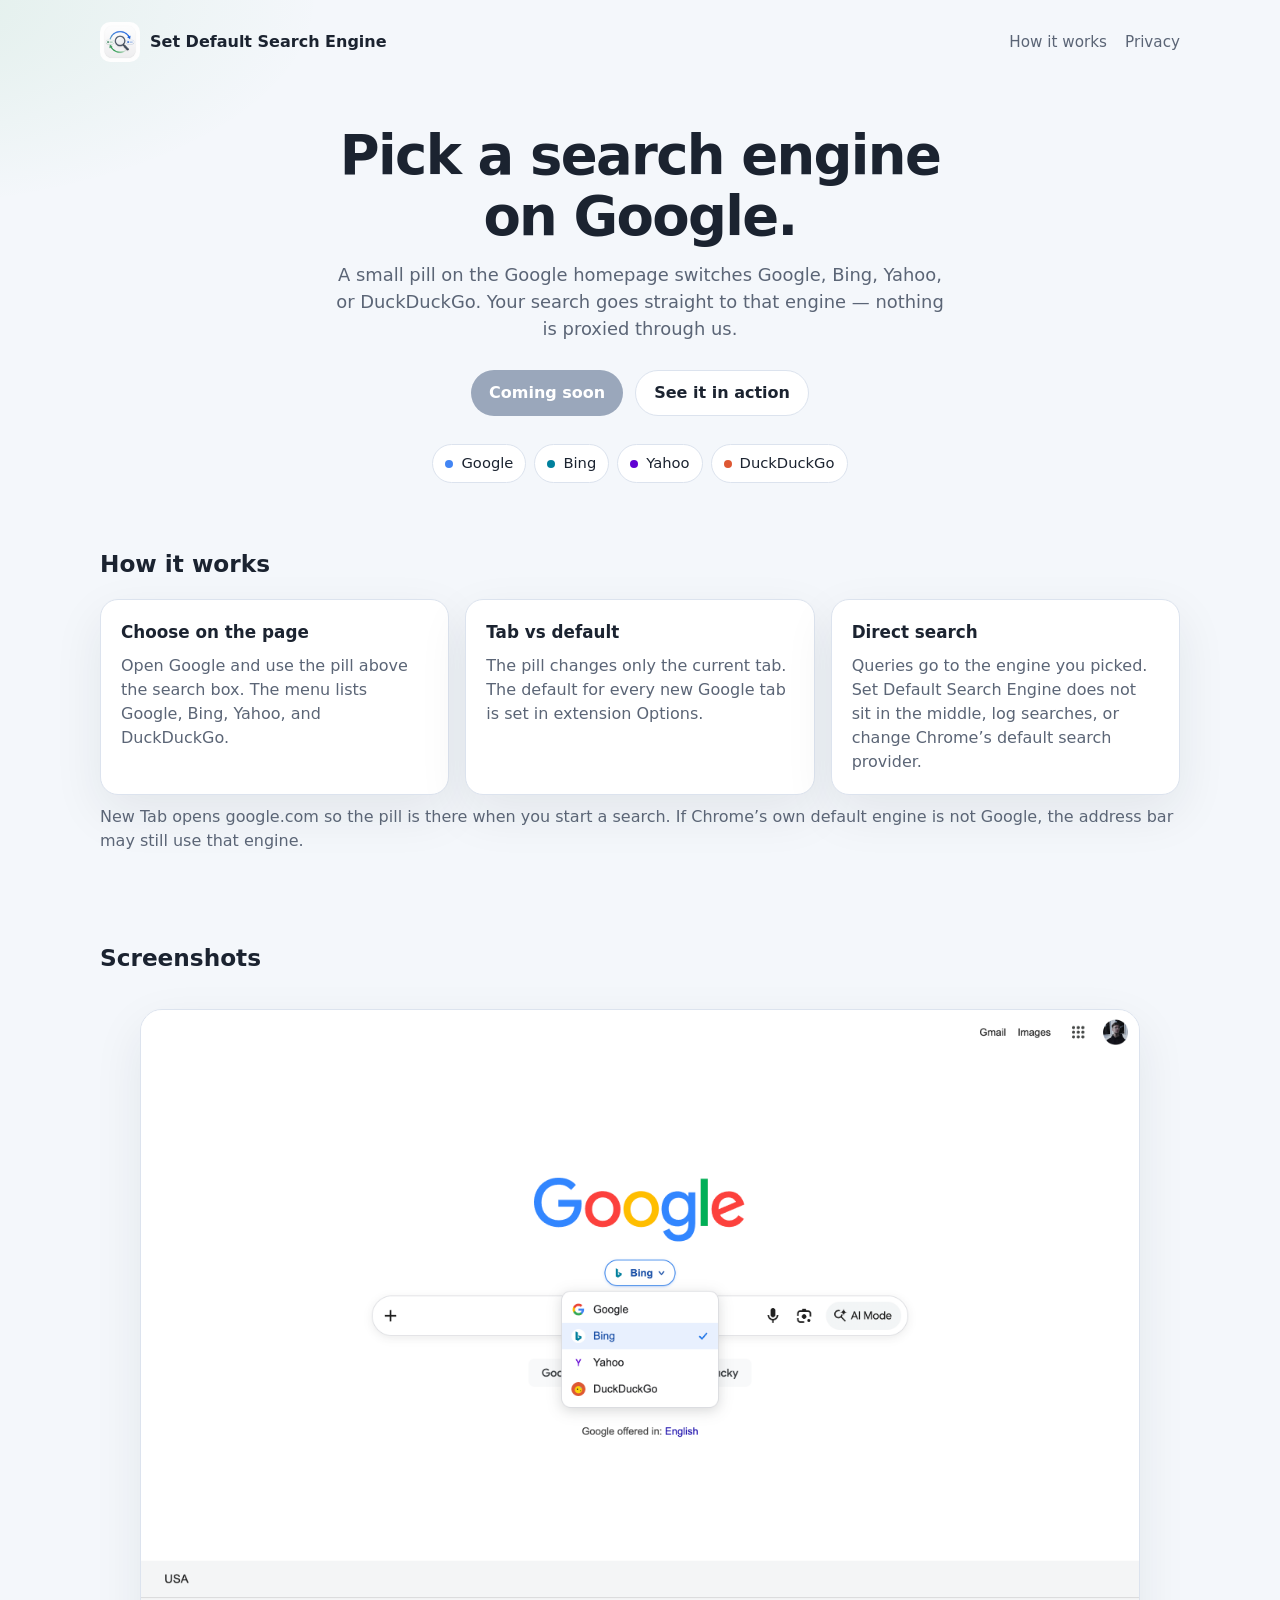
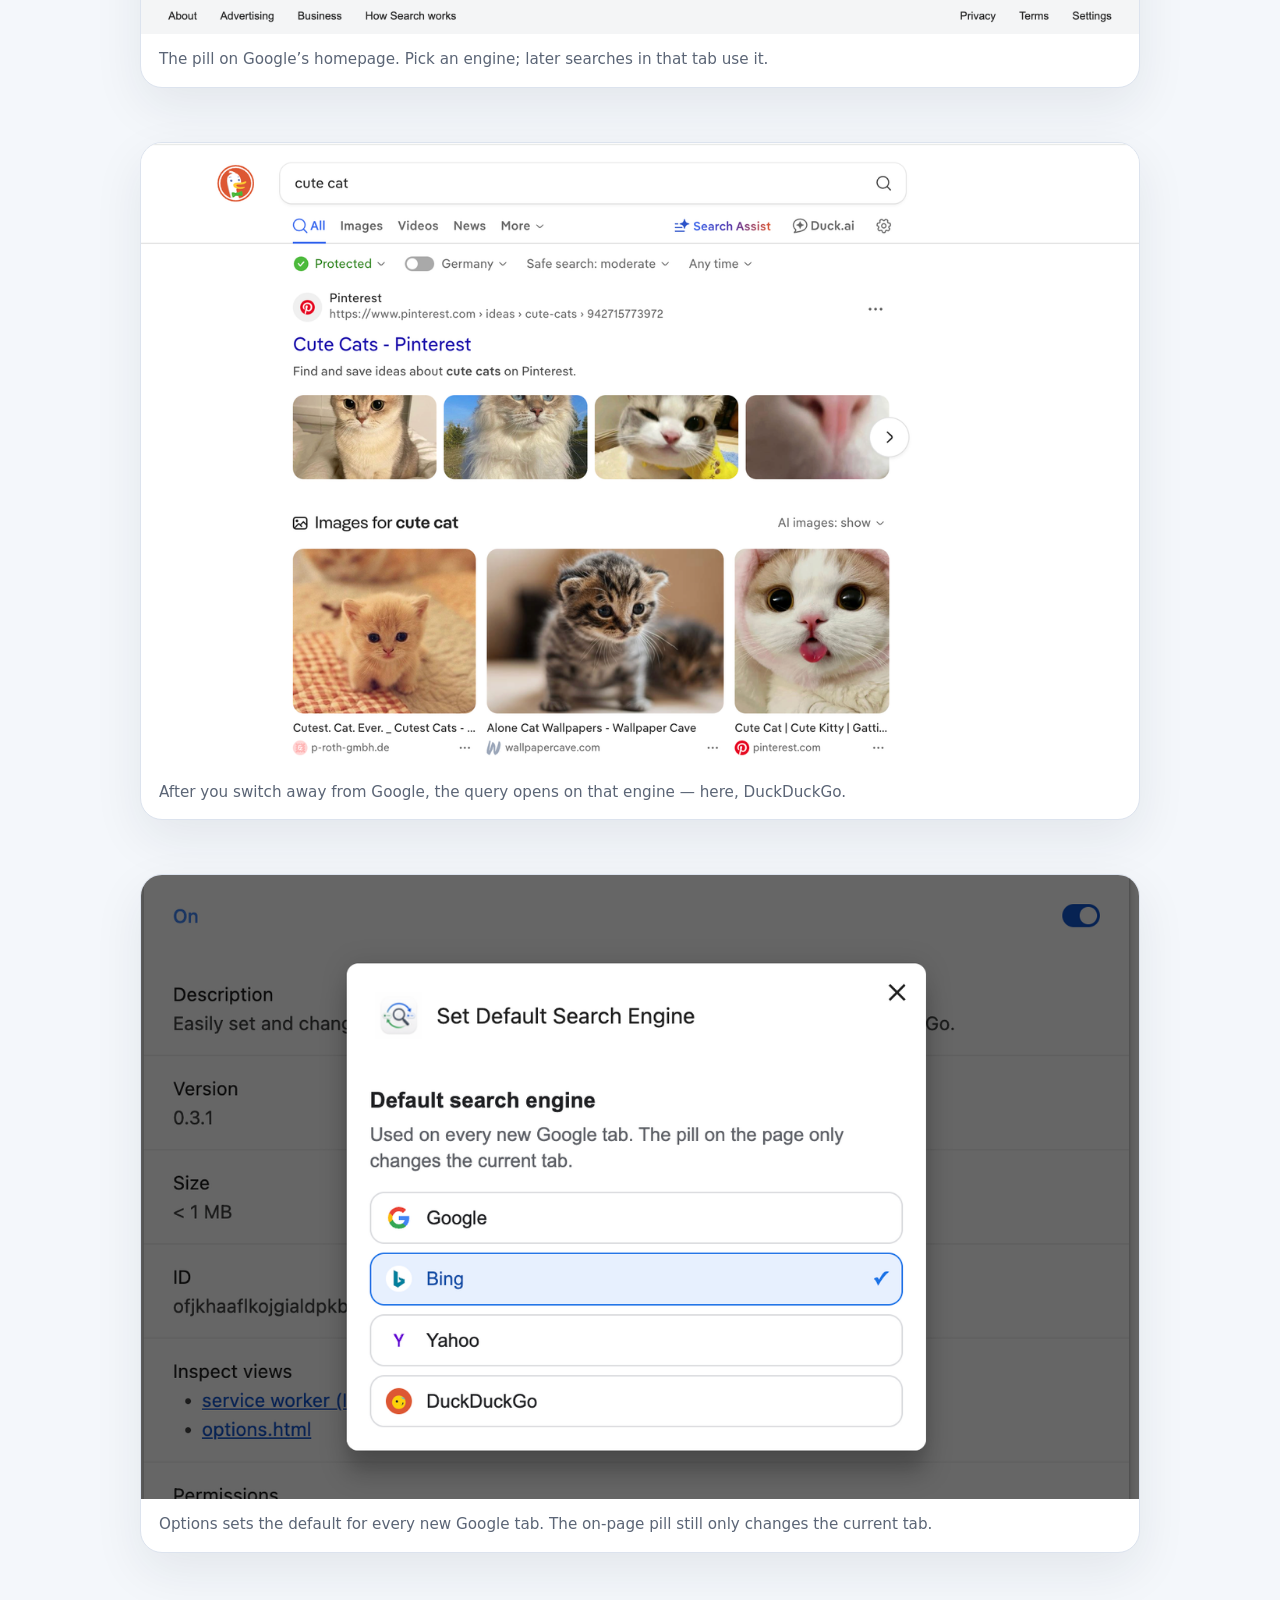
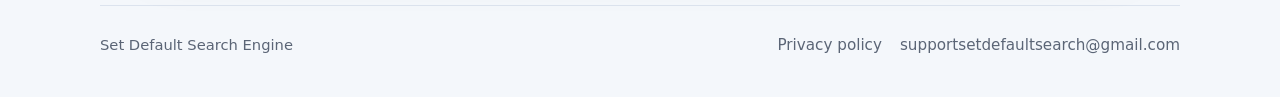
<file: index.html>
<!doctype html>
<html lang="en">
  <head>
    <meta charset="UTF-8" />
    <meta name="viewport" content="width=device-width, initial-scale=1" />
    <title>Set Default Search Engine — Pick a search engine on Google</title>
    <meta
      name="description"
      content="A Chrome extension that adds an engine picker to Google. Search Google, Bing, Yahoo, or DuckDuckGo without changing Chrome’s default search provider."
    />
    <link rel="canonical" href="https://defaultsearch.online/" />
    <link rel="icon" href="assets/favicon.png" type="image/png" />
    <meta property="og:title" content="Set Default Search Engine" />
    <meta
      property="og:description"
      content="Pick a search engine on Google. Searches go directly to the engine you choose — no proxy."
    />
    <meta property="og:url" content="https://defaultsearch.online/" />
    <meta property="og:image" content="https://defaultsearch.online/assets/logo.png" />
    <link rel="stylesheet" href="styles.css" />
  </head>
  <body>
    <header class="wrap site-header">
      <a class="brand" href="/">
        <img src="assets/logo.png" alt="" width="40" height="40" />
        Set Default Search Engine
      </a>
      <nav class="nav">
        <a href="#how">How it works</a>
        <a href="privacy.html">Privacy</a>
      </nav>
    </header>

    <main>
      <section class="wrap hero">
        <h1>Pick a search engine on Google.</h1>
        <p class="lede">
          A small pill on the Google homepage switches Google, Bing, Yahoo, or
          DuckDuckGo. Your search goes straight to that engine — nothing is
          proxied through us.
        </p>
        <div class="actions">
          <a class="btn btn-primary" data-store-cta href="#">Coming soon</a>
          <a class="btn btn-ghost" href="#screens">See it in action</a>
        </div>
        <div class="engines" aria-label="Supported search engines">
          <span class="engine"><i class="g"></i> Google</span>
          <span class="engine"><i class="b"></i> Bing</span>
          <span class="engine"><i class="y"></i> Yahoo</span>
          <span class="engine"><i class="d"></i> DuckDuckGo</span>
        </div>
      </section>

      <section class="wrap section" id="how">
        <h2>How it works</h2>
        <div class="grid">
          <article class="card">
            <h3>Choose on the page</h3>
            <p>
              Open Google and use the pill above the search box. The menu lists
              Google, Bing, Yahoo, and DuckDuckGo.
            </p>
          </article>
          <article class="card">
            <h3>Tab vs default</h3>
            <p>
              The pill changes only the current tab. The default for every new
              Google tab is set in extension Options.
            </p>
          </article>
          <article class="card">
            <h3>Direct search</h3>
            <p>
              Queries go to the engine you picked. Set Default Search Engine does not sit in
              the middle, log searches, or change Chrome’s default search
              provider.
            </p>
          </article>
        </div>
        <p class="note">
          New Tab opens google.com so the pill is there when you start a search.
          If Chrome’s own default engine is not Google, the address bar may
          still use that engine.
        </p>
      </section>

      <section class="wrap section" id="screens">
        <h2>Screenshots</h2>
        <div class="shots">
          <figure class="shot">
            <img
              src="assets/main_engine_switch.png"
              alt="Engine picker pill open on the Google homepage"
              width="1280"
              height="800"
            />
            <figcaption>
              The pill on Google’s homepage. Pick an engine; later searches in
              that tab use it.
            </figcaption>
          </figure>
          <figure class="shot">
            <img
              src="assets/duck_example_search.png"
              alt="Search results on DuckDuckGo after switching engines"
              width="1280"
              height="800"
            />
            <figcaption>
              After you switch away from Google, the query opens on that engine
              — here, DuckDuckGo.
            </figcaption>
          </figure>
          <figure class="shot">
            <img
              src="assets/options.png"
              alt="Extension options: default search engine list"
              width="1280"
              height="800"
            />
            <figcaption>
              Options sets the default for every new Google tab. The on-page
              pill still only changes the current tab.
            </figcaption>
          </figure>
        </div>
      </section>
    </main>

    <footer class="wrap site-footer">
      <span>Set Default Search Engine</span>
      <nav class="nav">
        <a href="privacy.html">Privacy policy</a>
        <a data-email href="mailto:supportsetdefaultsearch@gmail.com"
          >supportsetdefaultsearch@gmail.com</a
        >
      </nav>
    </footer>
    <script src="config.js"></script>
  </body>
</html>
</file>
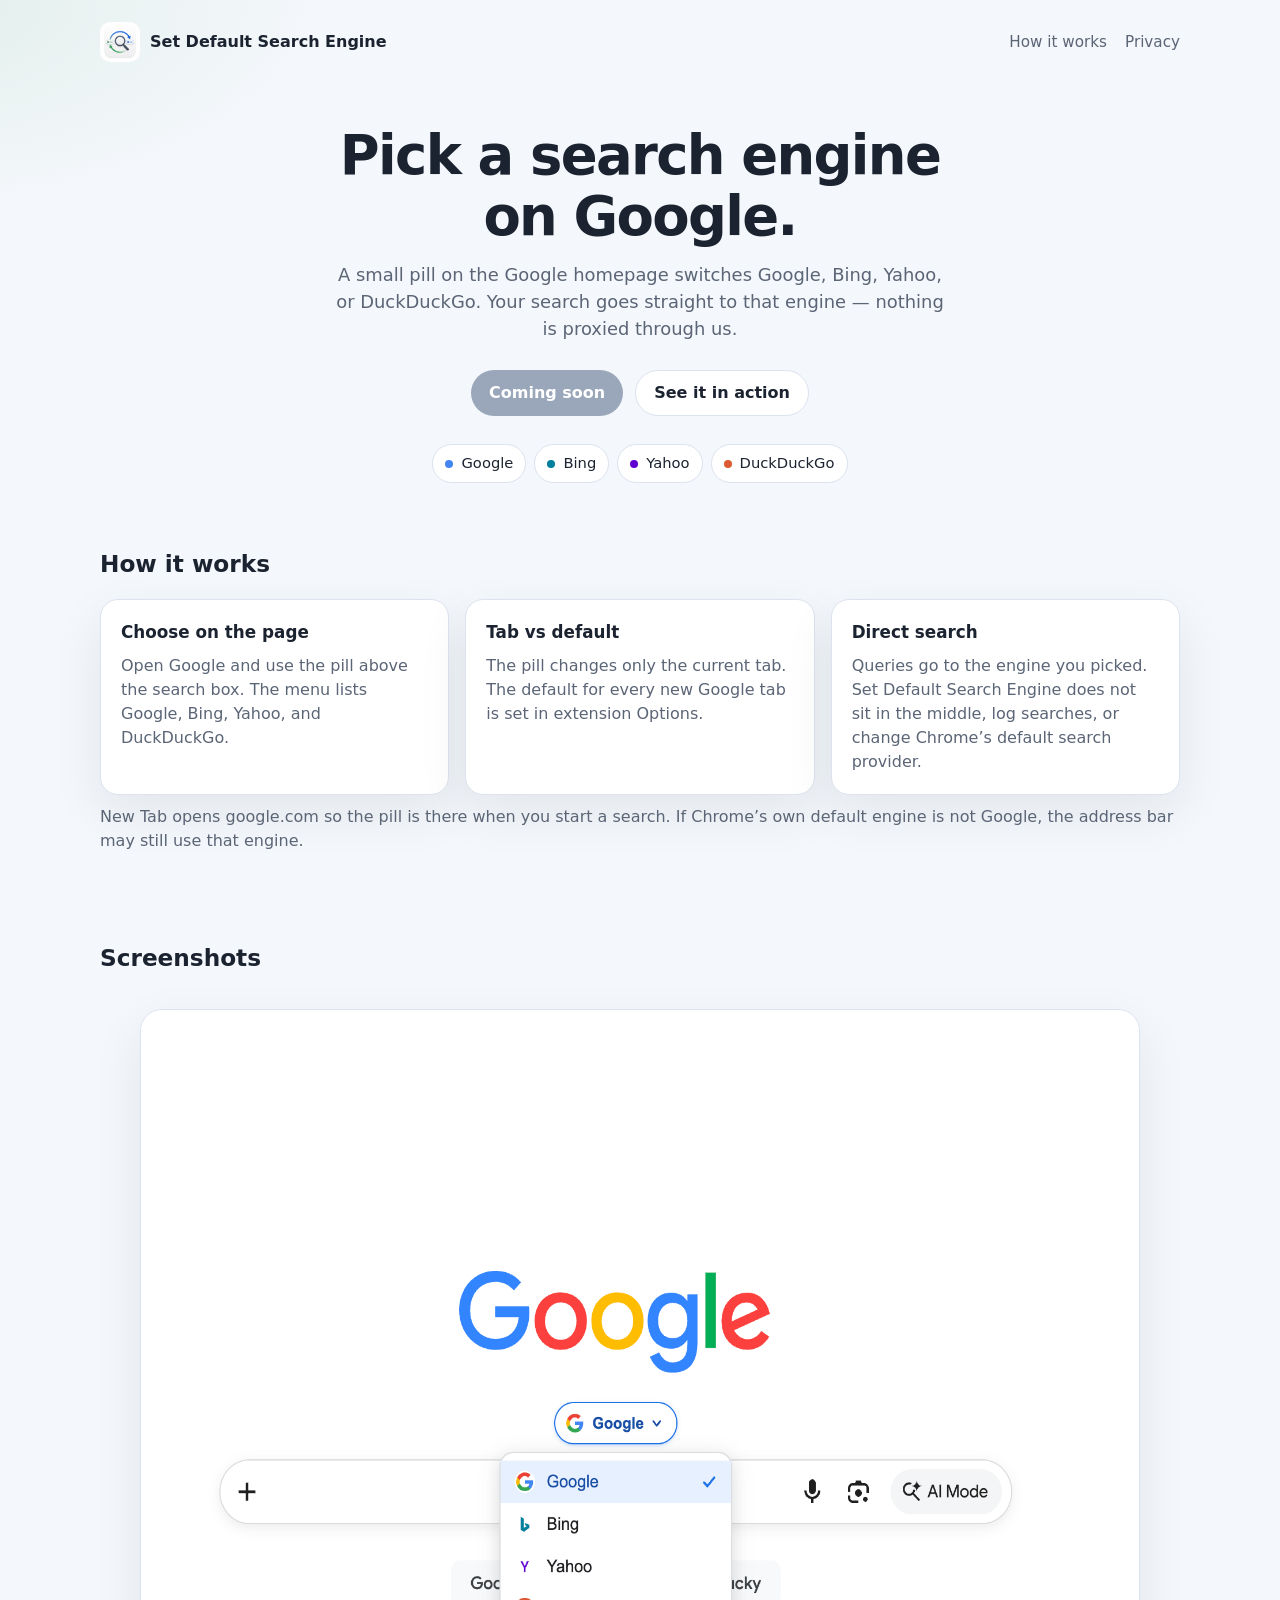
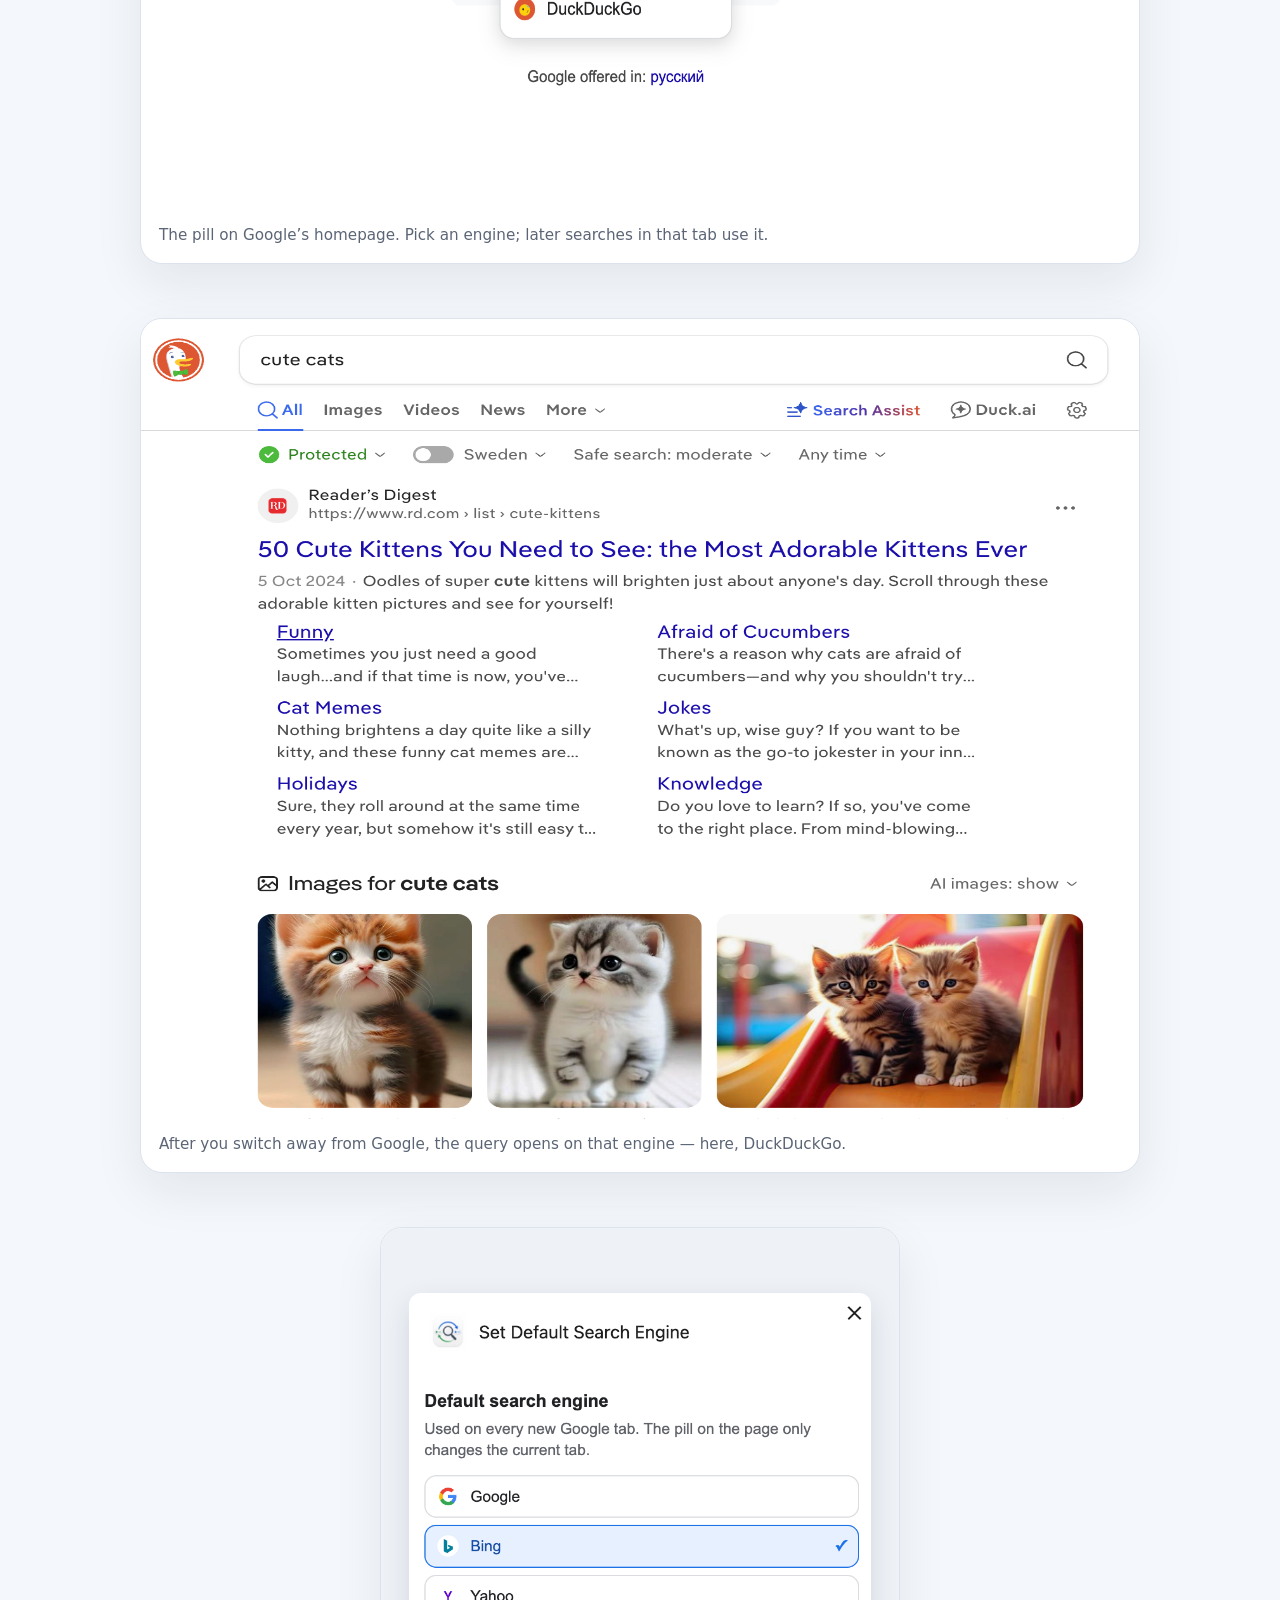
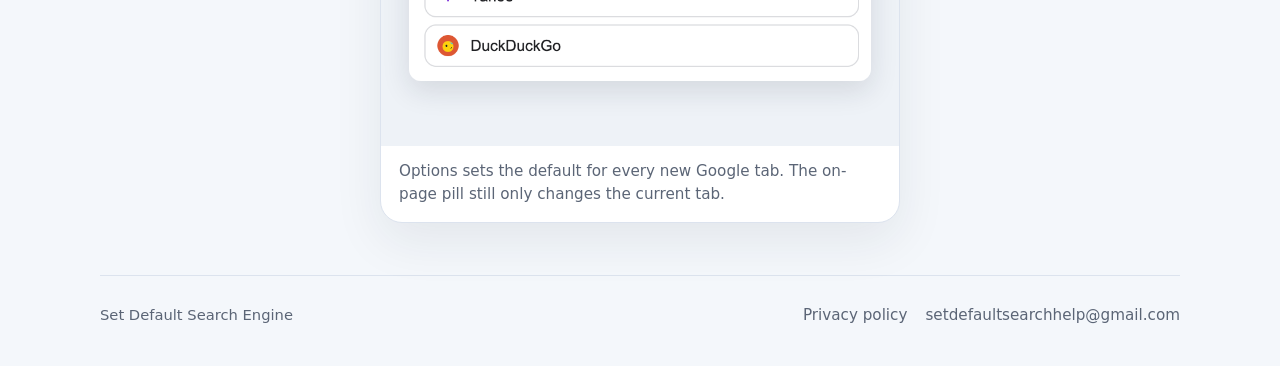
<file: docs/index.html>
<!doctype html>
<html lang="en">
  <head>
    <meta charset="UTF-8" />
    <meta name="viewport" content="width=device-width, initial-scale=1" />
    <title>Set Default Search Engine — Pick a search engine on Google</title>
    <meta
      name="description"
      content="A Chrome extension that adds an engine picker to Google. Search Google, Bing, Yahoo, or DuckDuckGo without changing Chrome’s default search provider."
    />
    <link rel="canonical" href="https://defaultsearch.online/" />
    <link rel="icon" href="assets/favicon.png" type="image/png" />
    <meta property="og:title" content="Set Default Search Engine" />
    <meta
      property="og:description"
      content="Pick a search engine on Google. Searches go directly to the engine you choose — no proxy."
    />
    <meta property="og:url" content="https://defaultsearch.online/" />
    <meta property="og:image" content="https://defaultsearch.online/assets/logo.png" />
    <link rel="stylesheet" href="styles.css" />
  </head>
  <body>
    <header class="wrap site-header">
      <a class="brand" href="/">
        <img src="assets/logo.png" alt="" width="40" height="40" />
        Set Default Search Engine
      </a>
      <nav class="nav">
        <a href="#how">How it works</a>
        <a href="privacy.html">Privacy</a>
      </nav>
    </header>

    <main>
      <section class="wrap hero">
        <h1>Pick a search engine on Google.</h1>
        <p class="lede">
          A small pill on the Google homepage switches Google, Bing, Yahoo, or
          DuckDuckGo. Your search goes straight to that engine — nothing is
          proxied through us.
        </p>
        <div class="actions">
          <a class="btn btn-primary" data-store-cta href="#">Coming soon</a>
          <a class="btn btn-ghost" href="#screens">See it in action</a>
        </div>
        <div class="engines" aria-label="Supported search engines">
          <span class="engine"><i class="g"></i> Google</span>
          <span class="engine"><i class="b"></i> Bing</span>
          <span class="engine"><i class="y"></i> Yahoo</span>
          <span class="engine"><i class="d"></i> DuckDuckGo</span>
        </div>
      </section>

      <section class="wrap section" id="how">
        <h2>How it works</h2>
        <div class="grid">
          <article class="card">
            <h3>Choose on the page</h3>
            <p>
              Open Google and use the pill above the search box. The menu lists
              Google, Bing, Yahoo, and DuckDuckGo.
            </p>
          </article>
          <article class="card">
            <h3>Tab vs default</h3>
            <p>
              The pill changes only the current tab. The default for every new
              Google tab is set in extension Options.
            </p>
          </article>
          <article class="card">
            <h3>Direct search</h3>
            <p>
              Queries go to the engine you picked. Set Default Search Engine does not sit in
              the middle, log searches, or change Chrome’s default search
              provider.
            </p>
          </article>
        </div>
        <p class="note">
          New Tab opens google.com so the pill is there when you start a search.
          If Chrome’s own default engine is not Google, the address bar may
          still use that engine.
        </p>
      </section>

      <section class="wrap section" id="screens">
        <h2>Screenshots</h2>
        <div class="shots">
          <figure class="shot">
            <img
              src="assets/main_engine_switch.png"
              alt="Engine picker pill open on the Google homepage"
              width="1280"
              height="800"
            />
            <figcaption>
              The pill on Google’s homepage. Pick an engine; later searches in
              that tab use it.
            </figcaption>
          </figure>
          <figure class="shot">
            <img
              src="assets/duck_example_search.png"
              alt="Search results on DuckDuckGo after switching engines"
              width="1280"
              height="800"
            />
            <figcaption>
              After you switch away from Google, the query opens on that engine
              — here, DuckDuckGo.
            </figcaption>
          </figure>
          <figure class="shot square">
            <div class="frame">
              <img
                src="assets/options.png"
                alt="Extension options: default search engine list"
                width="700"
                height="600"
              />
            </div>
            <figcaption>
              Options sets the default for every new Google tab. The on-page
              pill still only changes the current tab.
            </figcaption>
          </figure>
        </div>
      </section>
    </main>

    <footer class="wrap site-footer">
      <span>Set Default Search Engine</span>
      <nav class="nav">
        <a href="privacy.html">Privacy policy</a>
        <a data-email href="mailto:setdefaultsearchhelp@gmail.com"
          >setdefaultsearchhelp@gmail.com</a
        >
      </nav>
    </footer>
    <script src="config.js"></script>
  </body>
</html>
</file>
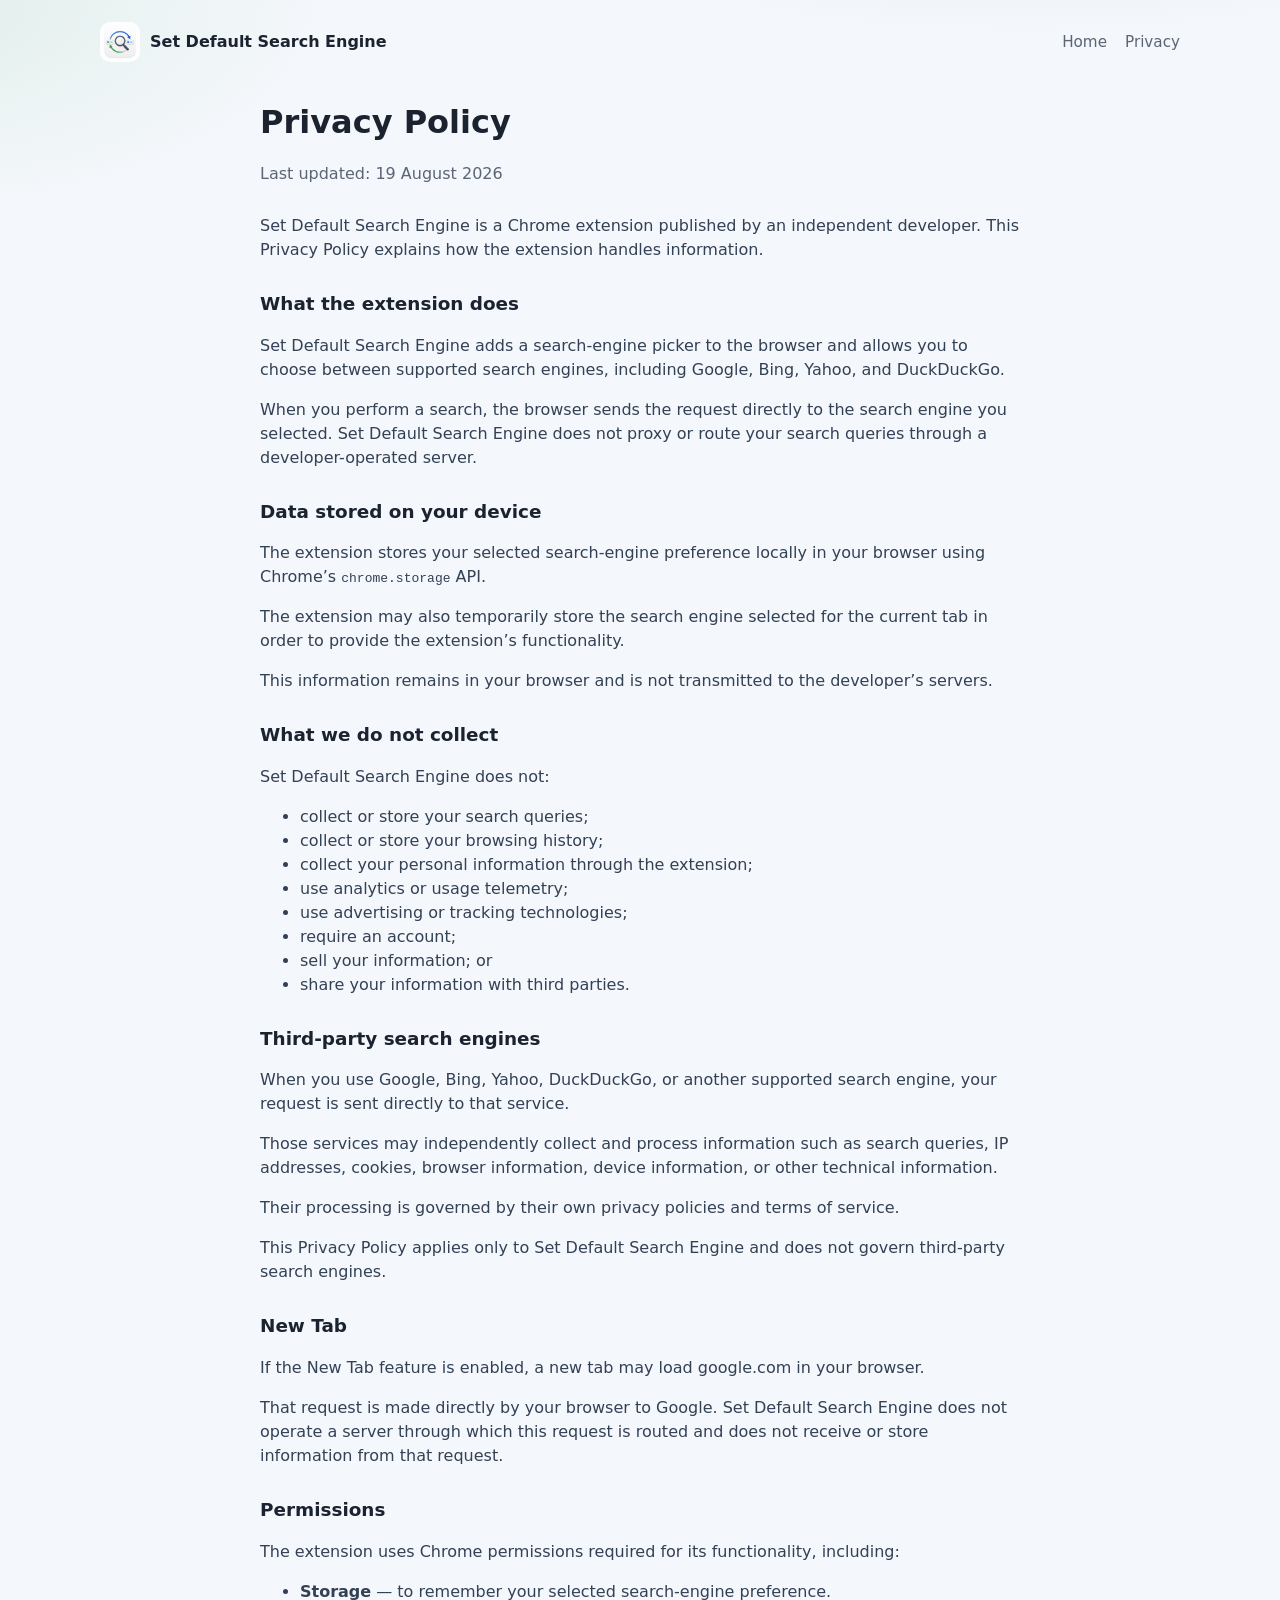
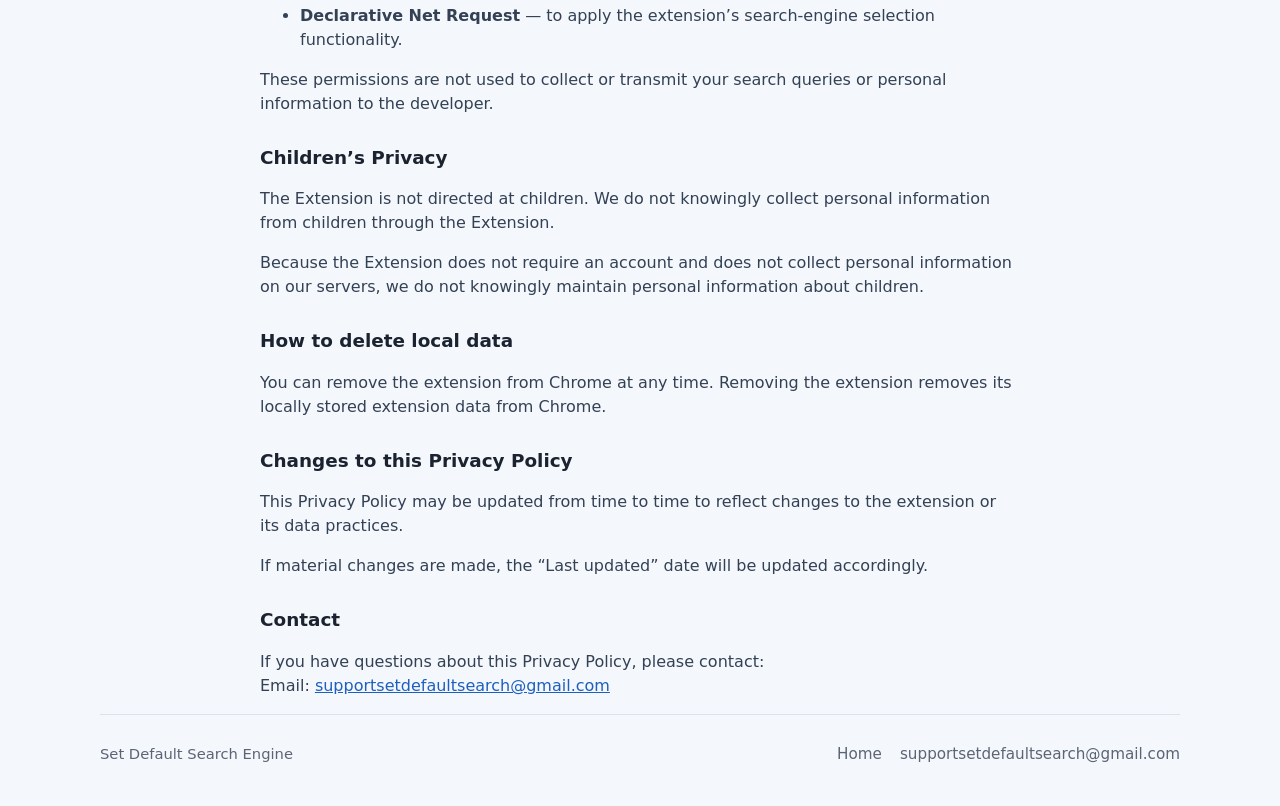
<file: privacy.html>
<!doctype html>
<html lang="en">
  <head>
    <meta charset="UTF-8" />
    <meta name="viewport" content="width=device-width, initial-scale=1" />
    <title>Privacy Policy — Set Default Search Engine</title>
    <meta
      name="description"
      content="Privacy Policy for the Set Default Search Engine Chrome extension. Search queries are not sent to the developer."
    />
    <link rel="canonical" href="https://defaultsearch.online/privacy.html" />
    <link rel="icon" href="assets/favicon.png" type="image/png" />
    <link rel="stylesheet" href="styles.css" />
  </head>
  <body>
    <header class="wrap site-header">
      <a class="brand" href="/">
        <img src="assets/logo.png" alt="" width="40" height="40" />
        Set Default Search Engine
      </a>
      <nav class="nav">
        <a href="/">Home</a>
        <a href="privacy.html">Privacy</a>
      </nav>
    </header>

    <main class="wrap legal">
      <h1>Privacy Policy</h1>
      <p class="meta">Last updated: 19 August 2026</p>

      <p>
        Set Default Search Engine is a Chrome extension published by an
        independent developer. This Privacy Policy explains how the extension
        handles information.
      </p>

      <h2>What the extension does</h2>
      <p>
        Set Default Search Engine adds a search-engine picker to the browser and
        allows you to choose between supported search engines, including Google,
        Bing, Yahoo, and DuckDuckGo.
      </p>
      <p>
        When you perform a search, the browser sends the request directly to the
        search engine you selected. Set Default Search Engine does not proxy or
        route your search queries through a developer-operated server.
      </p>

      <h2>Data stored on your device</h2>
      <p>
        The extension stores your selected search-engine preference locally in
        your browser using Chrome’s <code>chrome.storage</code> API.
      </p>
      <p>
        The extension may also temporarily store the search engine selected for
        the current tab in order to provide the extension’s functionality.
      </p>
      <p>
        This information remains in your browser and is not transmitted to the
        developer’s servers.
      </p>

      <h2>What we do not collect</h2>
      <p>Set Default Search Engine does not:</p>
      <ul>
        <li>collect or store your search queries;</li>
        <li>collect or store your browsing history;</li>
        <li>collect your personal information through the extension;</li>
        <li>use analytics or usage telemetry;</li>
        <li>use advertising or tracking technologies;</li>
        <li>require an account;</li>
        <li>sell your information; or</li>
        <li>share your information with third parties.</li>
      </ul>

      <h2>Third-party search engines</h2>
      <p>
        When you use Google, Bing, Yahoo, DuckDuckGo, or another supported
        search engine, your request is sent directly to that service.
      </p>
      <p>
        Those services may independently collect and process information such as
        search queries, IP addresses, cookies, browser information, device
        information, or other technical information.
      </p>
      <p>
        Their processing is governed by their own privacy policies and terms of
        service.
      </p>
      <p>
        This Privacy Policy applies only to Set Default Search Engine and does
        not govern third-party search engines.
      </p>

      <h2>New Tab</h2>
      <p>
        If the New Tab feature is enabled, a new tab may load google.com in your
        browser.
      </p>
      <p>
        That request is made directly by your browser to Google. Set Default
        Search Engine does not operate a server through which this request is
        routed and does not receive or store information from that request.
      </p>

      <h2>Permissions</h2>
      <p>
        The extension uses Chrome permissions required for its functionality,
        including:
      </p>
      <ul>
        <li>
          <strong>Storage</strong> — to remember your selected search-engine
          preference.
        </li>
        <li>
          <strong>Declarative Net Request</strong> — to apply the extension’s
          search-engine selection functionality.
        </li>
      </ul>
      <p>
        These permissions are not used to collect or transmit your search
        queries or personal information to the developer.
      </p>

      <h2>Children’s Privacy</h2>
      <p>
        The Extension is not directed at children. We do not knowingly collect
        personal information from children through the Extension.
      </p>
      <p>
        Because the Extension does not require an account and does not collect
        personal information on our servers, we do not knowingly maintain
        personal information about children.
      </p>

      <h2>How to delete local data</h2>
      <p>
        You can remove the extension from Chrome at any time. Removing the
        extension removes its locally stored extension data from Chrome.
      </p>

      <h2>Changes to this Privacy Policy</h2>
      <p>
        This Privacy Policy may be updated from time to time to reflect changes
        to the extension or its data practices.
      </p>
      <p>
        If material changes are made, the “Last updated” date will be updated
        accordingly.
      </p>

      <h2>Contact</h2>
      <p>
        If you have questions about this Privacy Policy, please contact:
        <br />
        Email:
        <a data-email href="mailto:supportsetdefaultsearch@gmail.com"
          >supportsetdefaultsearch@gmail.com</a
        >
      </p>
    </main>

    <footer class="wrap site-footer">
      <span>Set Default Search Engine</span>
      <nav class="nav">
        <a href="/">Home</a>
        <a data-email href="mailto:supportsetdefaultsearch@gmail.com"
          >supportsetdefaultsearch@gmail.com</a
        >
      </nav>
    </footer>
    <script src="config.js"></script>
  </body>
</html>
</file>
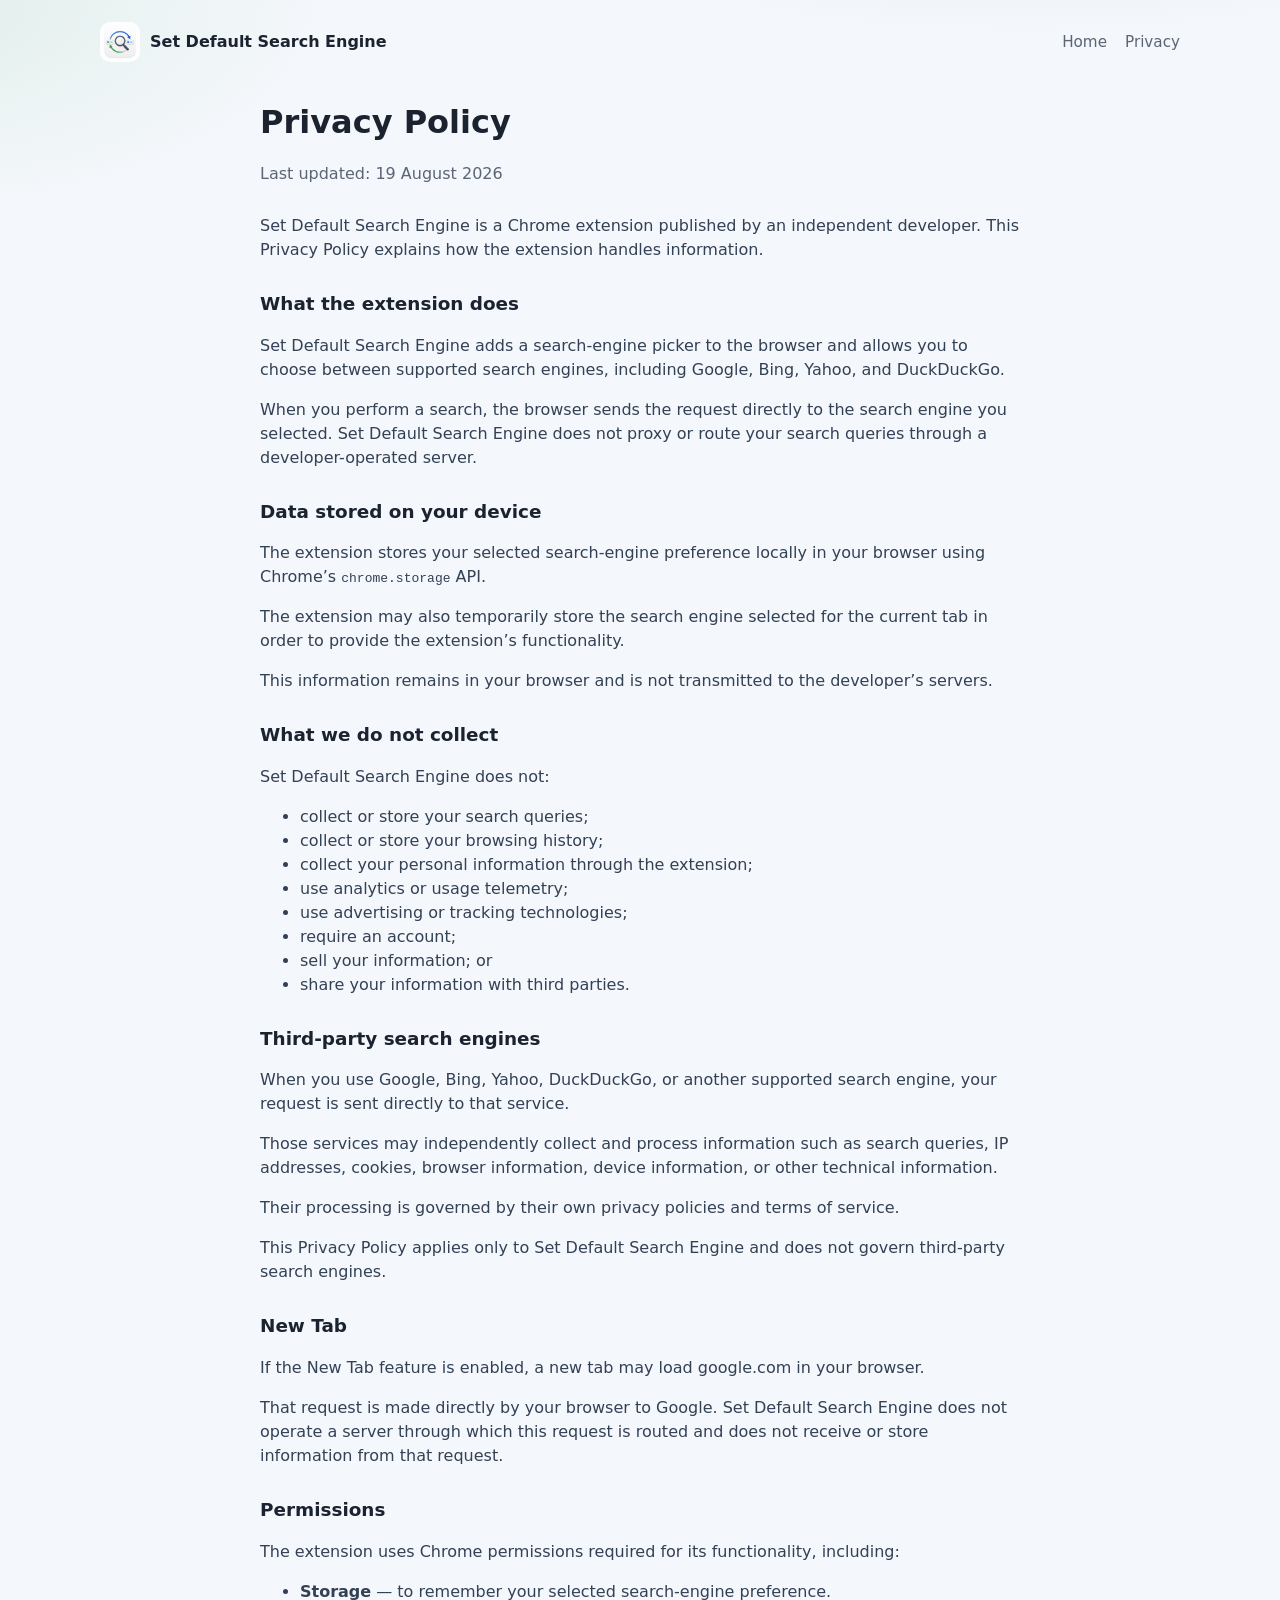
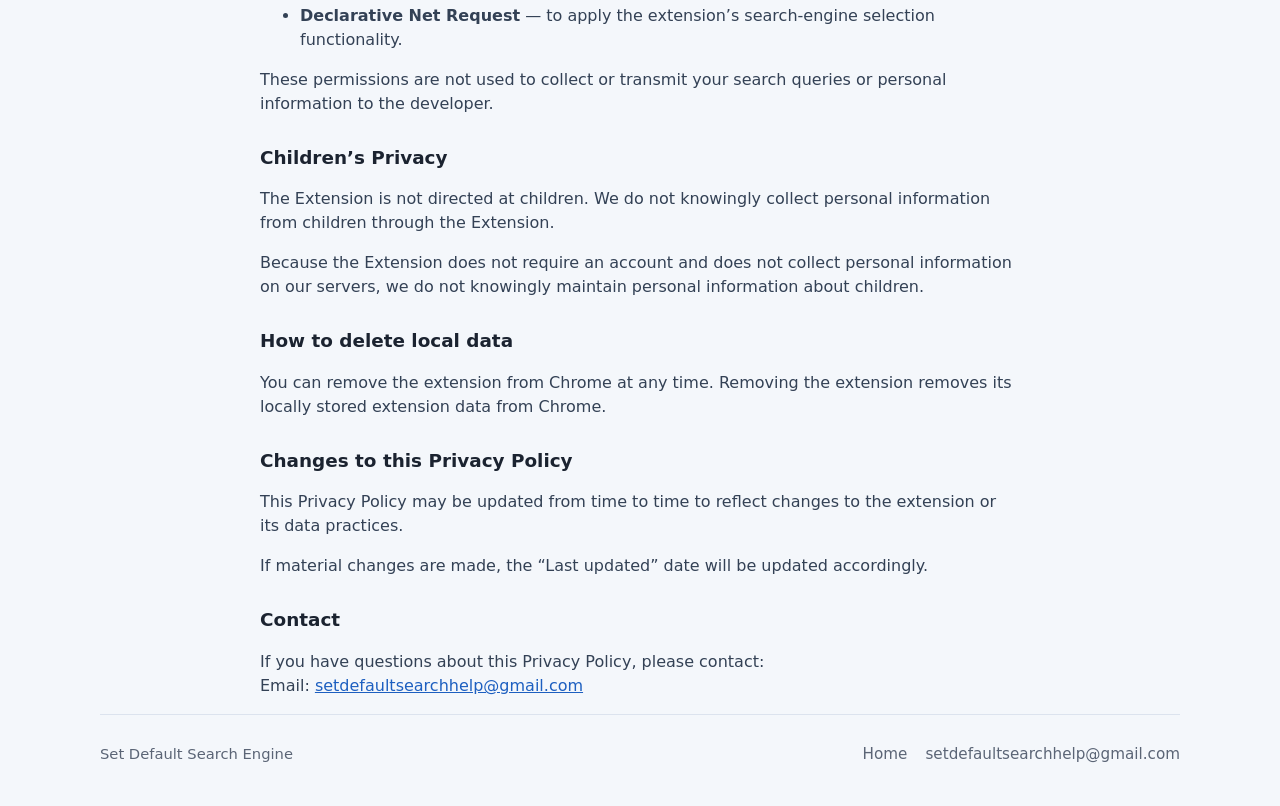
<file: docs/privacy.html>
<!doctype html>
<html lang="en">
  <head>
    <meta charset="UTF-8" />
    <meta name="viewport" content="width=device-width, initial-scale=1" />
    <title>Privacy Policy — Set Default Search Engine</title>
    <meta
      name="description"
      content="Privacy Policy for the Set Default Search Engine Chrome extension. Search queries are not sent to the developer."
    />
    <link rel="canonical" href="https://defaultsearch.online/privacy.html" />
    <link rel="icon" href="assets/favicon.png" type="image/png" />
    <link rel="stylesheet" href="styles.css" />
  </head>
  <body>
    <header class="wrap site-header">
      <a class="brand" href="/">
        <img src="assets/logo.png" alt="" width="40" height="40" />
        Set Default Search Engine
      </a>
      <nav class="nav">
        <a href="/">Home</a>
        <a href="privacy.html">Privacy</a>
      </nav>
    </header>

    <main class="wrap legal">
      <h1>Privacy Policy</h1>
      <p class="meta">Last updated: 19 August 2026</p>

      <p>
        Set Default Search Engine is a Chrome extension published by an
        independent developer. This Privacy Policy explains how the extension
        handles information.
      </p>

      <h2>What the extension does</h2>
      <p>
        Set Default Search Engine adds a search-engine picker to the browser and
        allows you to choose between supported search engines, including Google,
        Bing, Yahoo, and DuckDuckGo.
      </p>
      <p>
        When you perform a search, the browser sends the request directly to the
        search engine you selected. Set Default Search Engine does not proxy or
        route your search queries through a developer-operated server.
      </p>

      <h2>Data stored on your device</h2>
      <p>
        The extension stores your selected search-engine preference locally in
        your browser using Chrome’s <code>chrome.storage</code> API.
      </p>
      <p>
        The extension may also temporarily store the search engine selected for
        the current tab in order to provide the extension’s functionality.
      </p>
      <p>
        This information remains in your browser and is not transmitted to the
        developer’s servers.
      </p>

      <h2>What we do not collect</h2>
      <p>Set Default Search Engine does not:</p>
      <ul>
        <li>collect or store your search queries;</li>
        <li>collect or store your browsing history;</li>
        <li>collect your personal information through the extension;</li>
        <li>use analytics or usage telemetry;</li>
        <li>use advertising or tracking technologies;</li>
        <li>require an account;</li>
        <li>sell your information; or</li>
        <li>share your information with third parties.</li>
      </ul>

      <h2>Third-party search engines</h2>
      <p>
        When you use Google, Bing, Yahoo, DuckDuckGo, or another supported
        search engine, your request is sent directly to that service.
      </p>
      <p>
        Those services may independently collect and process information such as
        search queries, IP addresses, cookies, browser information, device
        information, or other technical information.
      </p>
      <p>
        Their processing is governed by their own privacy policies and terms of
        service.
      </p>
      <p>
        This Privacy Policy applies only to Set Default Search Engine and does
        not govern third-party search engines.
      </p>

      <h2>New Tab</h2>
      <p>
        If the New Tab feature is enabled, a new tab may load google.com in your
        browser.
      </p>
      <p>
        That request is made directly by your browser to Google. Set Default
        Search Engine does not operate a server through which this request is
        routed and does not receive or store information from that request.
      </p>

      <h2>Permissions</h2>
      <p>
        The extension uses Chrome permissions required for its functionality,
        including:
      </p>
      <ul>
        <li>
          <strong>Storage</strong> — to remember your selected search-engine
          preference.
        </li>
        <li>
          <strong>Declarative Net Request</strong> — to apply the extension’s
          search-engine selection functionality.
        </li>
      </ul>
      <p>
        These permissions are not used to collect or transmit your search
        queries or personal information to the developer.
      </p>

      <h2>Children’s Privacy</h2>
      <p>
        The Extension is not directed at children. We do not knowingly collect
        personal information from children through the Extension.
      </p>
      <p>
        Because the Extension does not require an account and does not collect
        personal information on our servers, we do not knowingly maintain
        personal information about children.
      </p>

      <h2>How to delete local data</h2>
      <p>
        You can remove the extension from Chrome at any time. Removing the
        extension removes its locally stored extension data from Chrome.
      </p>

      <h2>Changes to this Privacy Policy</h2>
      <p>
        This Privacy Policy may be updated from time to time to reflect changes
        to the extension or its data practices.
      </p>
      <p>
        If material changes are made, the “Last updated” date will be updated
        accordingly.
      </p>

      <h2>Contact</h2>
      <p>
        If you have questions about this Privacy Policy, please contact:
        <br />
        Email:
        <a data-email href="mailto:setdefaultsearchhelp@gmail.com"
          >setdefaultsearchhelp@gmail.com</a
        >
      </p>
    </main>

    <footer class="wrap site-footer">
      <span>Set Default Search Engine</span>
      <nav class="nav">
        <a href="/">Home</a>
        <a data-email href="mailto:setdefaultsearchhelp@gmail.com"
          >setdefaultsearchhelp@gmail.com</a
        >
      </nav>
    </footer>
    <script src="config.js"></script>
  </body>
</html>
</file>
<file: styles.css>
:root {
  --blue: #2b7de9;
  --blue-deep: #1d5fc0;
  --green: #2ea44f;
  --ink: #1b2330;
  --muted: #5b6576;
  --bg: #f4f7fb;
  --card: #ffffff;
  --line: #dce3ee;
  --shadow: 0 18px 50px rgba(27, 35, 48, 0.08);
  --radius: 18px;
}

* {
  box-sizing: border-box;
}

html {
  scroll-behavior: smooth;
}

body {
  margin: 0;
  color: var(--ink);
  background:
    radial-gradient(1200px 500px at 80% -10%, rgba(43, 125, 233, 0.12), transparent 55%),
    radial-gradient(900px 420px at -10% 0%, rgba(46, 164, 79, 0.1), transparent 50%),
    var(--bg);
  font-family: "Segoe UI", system-ui, -apple-system, sans-serif;
  line-height: 1.5;
}

img {
  max-width: 100%;
  display: block;
}

a {
  color: var(--blue-deep);
}

.wrap {
  width: min(1080px, calc(100% - 40px));
  margin: 0 auto;
}

.site-header,
.site-footer {
  display: flex;
  align-items: center;
  justify-content: space-between;
  gap: 16px;
}

.site-header {
  padding: 22px 0 8px;
}

.brand {
  display: flex;
  align-items: center;
  gap: 10px;
  color: inherit;
  text-decoration: none;
  font-weight: 700;
}

.brand img {
  width: 40px;
  height: 40px;
  border-radius: 10px;
}

.nav {
  display: flex;
  gap: 18px;
}

.nav a {
  color: var(--muted);
  text-decoration: none;
  font-size: 0.95rem;
}

.nav a:hover {
  color: var(--ink);
}

.hero {
  padding: 56px 0 28px;
  text-align: center;
}

.hero h1 {
  margin: 0 auto 14px;
  max-width: 16ch;
  font-size: clamp(2.1rem, 5vw, 3.4rem);
  line-height: 1.12;
  letter-spacing: -0.03em;
}

.lede {
  margin: 0 auto 28px;
  max-width: 620px;
  color: var(--muted);
  font-size: 1.12rem;
}

.actions {
  display: flex;
  justify-content: center;
  gap: 12px;
  flex-wrap: wrap;
}

.btn {
  display: inline-flex;
  align-items: center;
  justify-content: center;
  min-height: 46px;
  padding: 0 18px;
  border-radius: 999px;
  text-decoration: none;
  font-weight: 650;
}

.btn-primary {
  background: linear-gradient(180deg, var(--blue), var(--blue-deep));
  color: #fff;
  box-shadow: 0 8px 20px rgba(43, 125, 233, 0.28);
}

.btn-primary.is-disabled {
  background: #9aa7bb;
  box-shadow: none;
  cursor: not-allowed;
}

.btn-ghost {
  background: #fff;
  color: var(--ink);
  border: 1px solid var(--line);
}

.engines {
  display: flex;
  justify-content: center;
  gap: 8px;
  flex-wrap: wrap;
  margin: 28px 0 0;
}

.engine {
  display: inline-flex;
  align-items: center;
  gap: 8px;
  padding: 7px 12px;
  border: 1px solid var(--line);
  border-radius: 999px;
  background: #fff;
  font-size: 0.92rem;
}

.engine i {
  width: 8px;
  height: 8px;
  border-radius: 50%;
}

.engine .g { background: #4285f4; }
.engine .b { background: #00809d; }
.engine .y { background: #6001d2; }
.engine .d { background: #de5833; }

.section {
  padding: 36px 0;
}

.section h2 {
  margin: 0 0 18px;
  font-size: 1.45rem;
}

.grid {
  display: grid;
  grid-template-columns: repeat(3, 1fr);
  gap: 16px;
}

.card {
  background: var(--card);
  border: 1px solid var(--line);
  border-radius: var(--radius);
  padding: 20px;
  box-shadow: var(--shadow);
}

.card h3 {
  margin: 0 0 8px;
  font-size: 1.05rem;
}

.card p {
  margin: 0;
  color: var(--muted);
}

.shots {
  display: grid;
  gap: 22px;
}

.shot {
  background: var(--card);
  border: 1px solid var(--line);
  border-radius: 22px;
  overflow: hidden;
  box-shadow: var(--shadow);
}

.shot figcaption {
  padding: 14px 18px 16px;
  color: var(--muted);
  font-size: 0.95rem;
}

.shot img {
  width: 100%;
  height: auto;
  aspect-ratio: 16 / 10;
  object-fit: cover;
  object-position: top left;
  background: #eef2f7;
}

.shot.square {
  max-width: 520px;
  margin-inline: auto;
}

.shot.square .frame {
  aspect-ratio: 1;
  display: grid;
  place-items: center;
  padding: 28px;
  background: #eef2f7;
}

.shot.square img {
  width: auto;
  height: auto;
  max-width: 100%;
  max-height: 100%;
  aspect-ratio: auto;
  object-fit: contain;
  object-position: center;
  border-radius: 12px;
  box-shadow: 0 10px 28px rgba(27, 35, 48, 0.12);
}

.note {
  margin-top: 10px;
  color: var(--muted);
}

.site-footer {
  padding: 28px 0 40px;
  border-top: 1px solid var(--line);
  color: var(--muted);
  font-size: 0.92rem;
}

.legal {
  max-width: 760px;
}

.legal h1 {
  margin: 28px 0 8px;
  font-size: 2rem;
}

.legal .meta {
  color: var(--muted);
  margin-bottom: 28px;
}

.legal h2 {
  margin: 28px 0 8px;
  font-size: 1.15rem;
}

.legal p,
.legal li {
  color: #334155;
}

@media (max-width: 800px) {
  .grid {
    grid-template-columns: 1fr;
  }

  .site-footer {
    flex-direction: column;
    align-items: flex-start;
  }
}
</file>
<file: docs/styles.css>
:root {
  --blue: #2b7de9;
  --blue-deep: #1d5fc0;
  --green: #2ea44f;
  --ink: #1b2330;
  --muted: #5b6576;
  --bg: #f4f7fb;
  --card: #ffffff;
  --line: #dce3ee;
  --shadow: 0 18px 50px rgba(27, 35, 48, 0.08);
  --radius: 18px;
}

* {
  box-sizing: border-box;
}

html {
  scroll-behavior: smooth;
}

body {
  margin: 0;
  color: var(--ink);
  background:
    radial-gradient(1200px 500px at 80% -10%, rgba(43, 125, 233, 0.12), transparent 55%),
    radial-gradient(900px 420px at -10% 0%, rgba(46, 164, 79, 0.1), transparent 50%),
    var(--bg);
  font-family: "Segoe UI", system-ui, -apple-system, sans-serif;
  line-height: 1.5;
}

img {
  max-width: 100%;
  display: block;
}

a {
  color: var(--blue-deep);
}

.wrap {
  width: min(1080px, calc(100% - 40px));
  margin: 0 auto;
}

.site-header,
.site-footer {
  display: flex;
  align-items: center;
  justify-content: space-between;
  gap: 16px;
}

.site-header {
  padding: 22px 0 8px;
}

.brand {
  display: flex;
  align-items: center;
  gap: 10px;
  color: inherit;
  text-decoration: none;
  font-weight: 700;
}

.brand img {
  width: 40px;
  height: 40px;
  border-radius: 10px;
}

.nav {
  display: flex;
  gap: 18px;
}

.nav a {
  color: var(--muted);
  text-decoration: none;
  font-size: 0.95rem;
}

.nav a:hover {
  color: var(--ink);
}

.hero {
  padding: 56px 0 28px;
  text-align: center;
}

.hero h1 {
  margin: 0 auto 14px;
  max-width: 16ch;
  font-size: clamp(2.1rem, 5vw, 3.4rem);
  line-height: 1.12;
  letter-spacing: -0.03em;
}

.lede {
  margin: 0 auto 28px;
  max-width: 620px;
  color: var(--muted);
  font-size: 1.12rem;
}

.actions {
  display: flex;
  justify-content: center;
  gap: 12px;
  flex-wrap: wrap;
}

.btn {
  display: inline-flex;
  align-items: center;
  justify-content: center;
  min-height: 46px;
  padding: 0 18px;
  border-radius: 999px;
  text-decoration: none;
  font-weight: 650;
}

.btn-primary {
  background: linear-gradient(180deg, var(--blue), var(--blue-deep));
  color: #fff;
  box-shadow: 0 8px 20px rgba(43, 125, 233, 0.28);
}

.btn-primary.is-disabled {
  background: #9aa7bb;
  box-shadow: none;
  cursor: not-allowed;
}

.btn-ghost {
  background: #fff;
  color: var(--ink);
  border: 1px solid var(--line);
}

.engines {
  display: flex;
  justify-content: center;
  gap: 8px;
  flex-wrap: wrap;
  margin: 28px 0 0;
}

.engine {
  display: inline-flex;
  align-items: center;
  gap: 8px;
  padding: 7px 12px;
  border: 1px solid var(--line);
  border-radius: 999px;
  background: #fff;
  font-size: 0.92rem;
}

.engine i {
  width: 8px;
  height: 8px;
  border-radius: 50%;
}

.engine .g { background: #4285f4; }
.engine .b { background: #00809d; }
.engine .y { background: #6001d2; }
.engine .d { background: #de5833; }

.section {
  padding: 36px 0;
}

.section h2 {
  margin: 0 0 18px;
  font-size: 1.45rem;
}

.grid {
  display: grid;
  grid-template-columns: repeat(3, 1fr);
  gap: 16px;
}

.card {
  background: var(--card);
  border: 1px solid var(--line);
  border-radius: var(--radius);
  padding: 20px;
  box-shadow: var(--shadow);
}

.card h3 {
  margin: 0 0 8px;
  font-size: 1.05rem;
}

.card p {
  margin: 0;
  color: var(--muted);
}

.shots {
  display: grid;
  gap: 22px;
}

.shot {
  background: var(--card);
  border: 1px solid var(--line);
  border-radius: 22px;
  overflow: hidden;
  box-shadow: var(--shadow);
}

.shot figcaption {
  padding: 14px 18px 16px;
  color: var(--muted);
  font-size: 0.95rem;
}

.shot img {
  width: 100%;
  background: #eef2f7;
}

.shot.square {
  max-width: 520px;
  margin-inline: auto;
}

.shot.square .frame {
  aspect-ratio: 1;
  display: grid;
  place-items: center;
  padding: 28px;
  background: #eef2f7;
}

.shot.square img {
  width: auto;
  height: auto;
  max-width: 100%;
  max-height: 100%;
  object-fit: contain;
  border-radius: 12px;
  box-shadow: 0 10px 28px rgba(27, 35, 48, 0.12);
}

.note {
  margin-top: 10px;
  color: var(--muted);
}

.site-footer {
  padding: 28px 0 40px;
  border-top: 1px solid var(--line);
  color: var(--muted);
  font-size: 0.92rem;
}

.legal {
  max-width: 760px;
}

.legal h1 {
  margin: 28px 0 8px;
  font-size: 2rem;
}

.legal .meta {
  color: var(--muted);
  margin-bottom: 28px;
}

.legal h2 {
  margin: 28px 0 8px;
  font-size: 1.15rem;
}

.legal p,
.legal li {
  color: #334155;
}

@media (max-width: 800px) {
  .grid {
    grid-template-columns: 1fr;
  }

  .site-footer {
    flex-direction: column;
    align-items: flex-start;
  }
}
</file>
